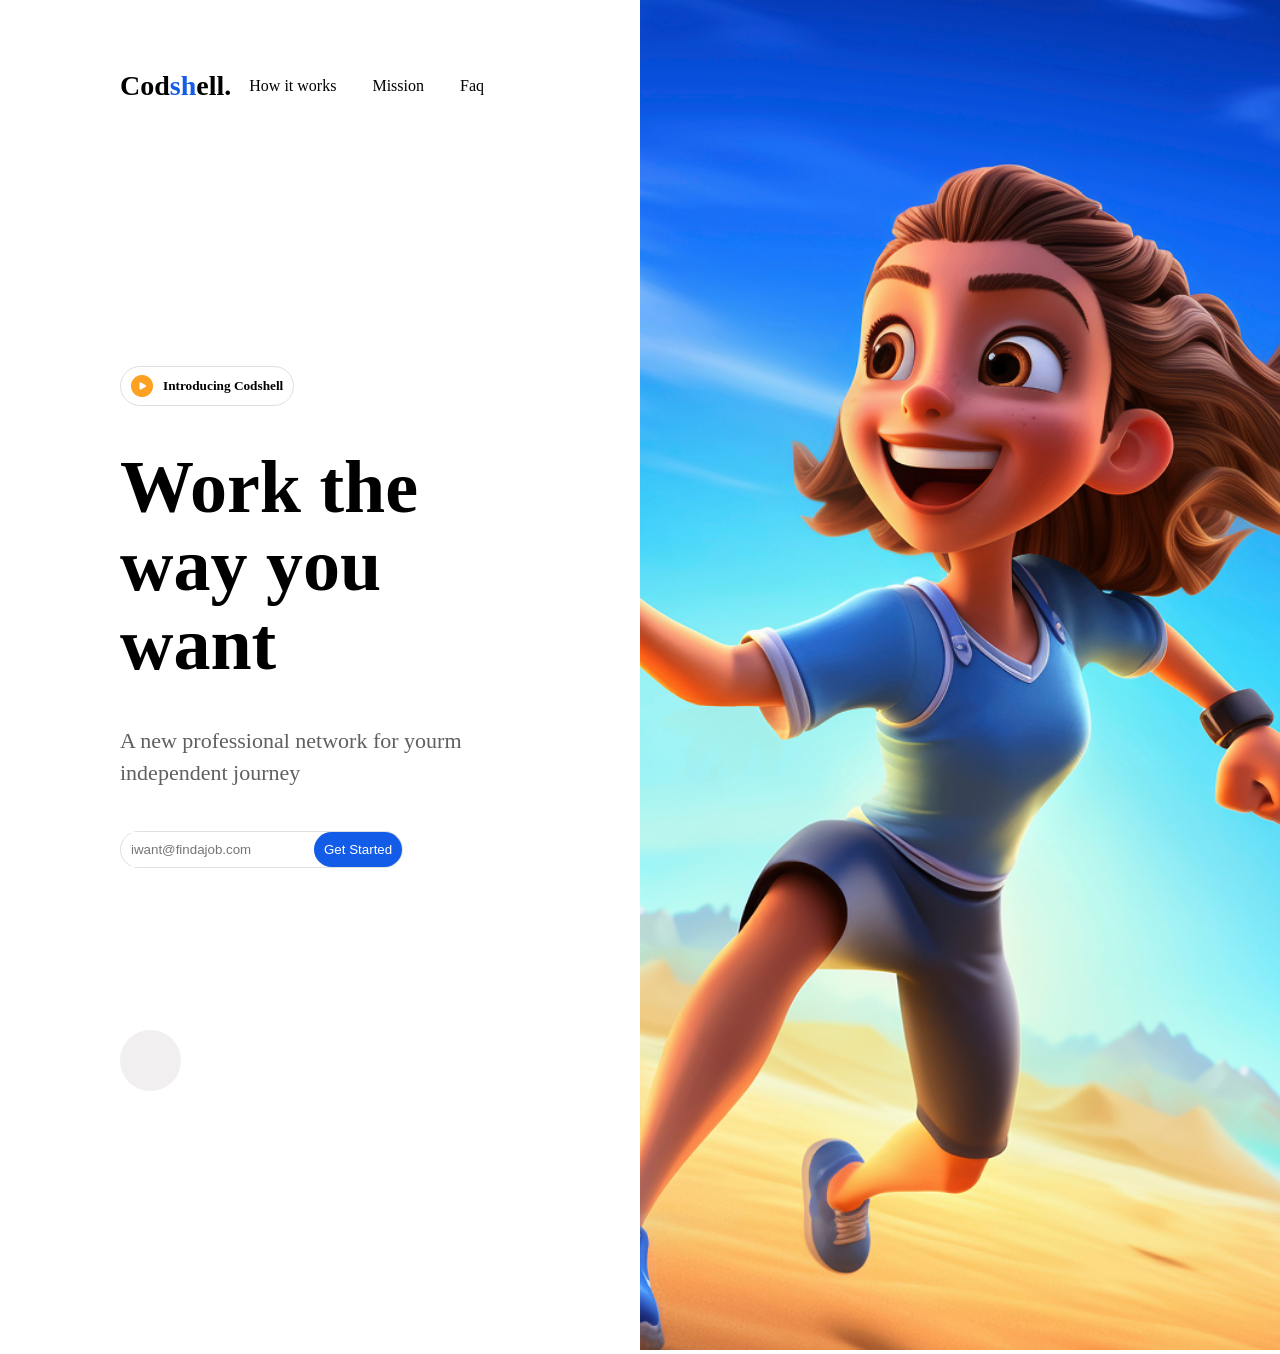
<file: index.html>
<!DOCTYPE html>
<html lang="en">
<head>
    <link href="https://cdn.boxicons.com/3.0.8/fonts/basic/boxicons.min.css" rel="stylesheet">
    <meta charset="UTF-8">
    <meta name="viewport" content="width=device-width, initial-scale=1.0">
    <title>codeshell</title>
    <link href="./style.css" rel="stylesheet">
</head>
<body>
    <!-- Left hand side -->
    <div class="left-container">
        <!-- first  box -->
        <header>
            <h3>Cod<span>sh</span>ell. </h3>
            <nav>
                <ul>
                    <li>
                        <a>How it works</a>
                    </li>
                    <li>
                        <a>Mission</a>
                    </li>
                    <li>
                        <a>Faq</a>
                    </li>
                    <li>
                        <i class="bx bx-search"></i>
                    </li>
                </ul>
            </nav>
            <i class="bx bx-menu"> </i>
        </header>
        <!-- second box -->
        <div class="second-box">
            <div class="play-codshell">
                <img src="./images/playbtn.png" alt="play button">
                <h5>Introducing Codshell</h5>
            </div>
            <h2>Work the way you want</h2>
            <p>A new professional network for yourm independent journey</p>
            <div class="input-box">
                <input type="email" placeholder="iwant@findajob.com"/>
                <button> Get Started </button>
            </div>
        </div>
        <!-- third box -->
        <div>
            <div class="circle">
                <i class="bx bx-arrow-down-stroke"></i>
            </div>
        </div>
    </div>
    <!-- Right hand side -->
    <div class="right-container">
        <img src="./images/codeshellimg.png" alt="codeshell 3D cartoon"/>
    </div>
</body>
</html>
</file>
<file: style.css>
* {
    margin: 0;
    padding: 0;
    box-sizing: border-box;
}

body {
    /* border: 2px solid red; */
    height: 150vh;
    width: 100%;
    display: flex;
    /* flex-direction: row; */
}

.left-container {
    flex-basis: 50%;
    padding: 70px 120px;
}

header {
    display: flex; 
    justify-content: space-between;
    align-items: center;
}

header h3 {
    font-size: 28px;
    font-weight: 900;
    color: black;
}

header h3 span {
    color: #135ce7;
}

li {
    list-style: none;
}

nav ul {
    display: flex;
    align-items: center;
    gap: 36px;
}

.bx-menu  {
    display: none;
}

.right-container {
    flex-basis: 50%;
}

.right-container img {
    width: 100%;
    height: 100%;
    object-fit: cover;
}

.play-codshell {
    display: flex;
    gap: 10px;
    align-items: center;
    border: 1px solid #DFDFDF;
    border-radius: 100px;
    padding: 8px 10px;
    width: fit-content;
}

.second-box {
    margin-block: 264px 162px;
}

.second-box h2 {
    margin-block: 42px;
    font-size: 74px;
    font-weight: 700;
    line-height: 106%;
}

.second-box p {
    font-size: 22px;
    line-height: 32px;
    font-weight: 500;
    color: #606060;
    margin-bottom: 42px;
}

.circle {
    background-color: #F1EFEF;
    width: 61px;
    height: 61px;
    border-radius: 100px;
    display: flex;
    align-items: center;
    justify-content: center;
}

.circle i {
    font-size: 40px;
}

button {
    border-radius: 30px;
    background-color: #135CE7;
    color: white;
    padding: 10px;
    border: none;
}

input {
    border: none;
    outline: none;
    padding: 10px 10px 10px 0;
}

.input-box {
    border: 1px solid #DFDFDF;
    border-radius: 100px;
    width: fit-content;
    padding-left: 10px;
}

@media screen and (max-width: 1024px) {
    .left-container {
        padding: 70px 40px;
    }

    .second-box h2 {
        font-size: 48px;
    }

    nav {
        display: none;
    }

    .bx-menu {
        display: block;
    }
}

@media screen and (max-width: 760px) {
    body {
        flex-direction: column;
    }
}

@media screen and (max-width: 356px) {
    .left-container {
        padding: 40px 20px;
    }
}
</file>
